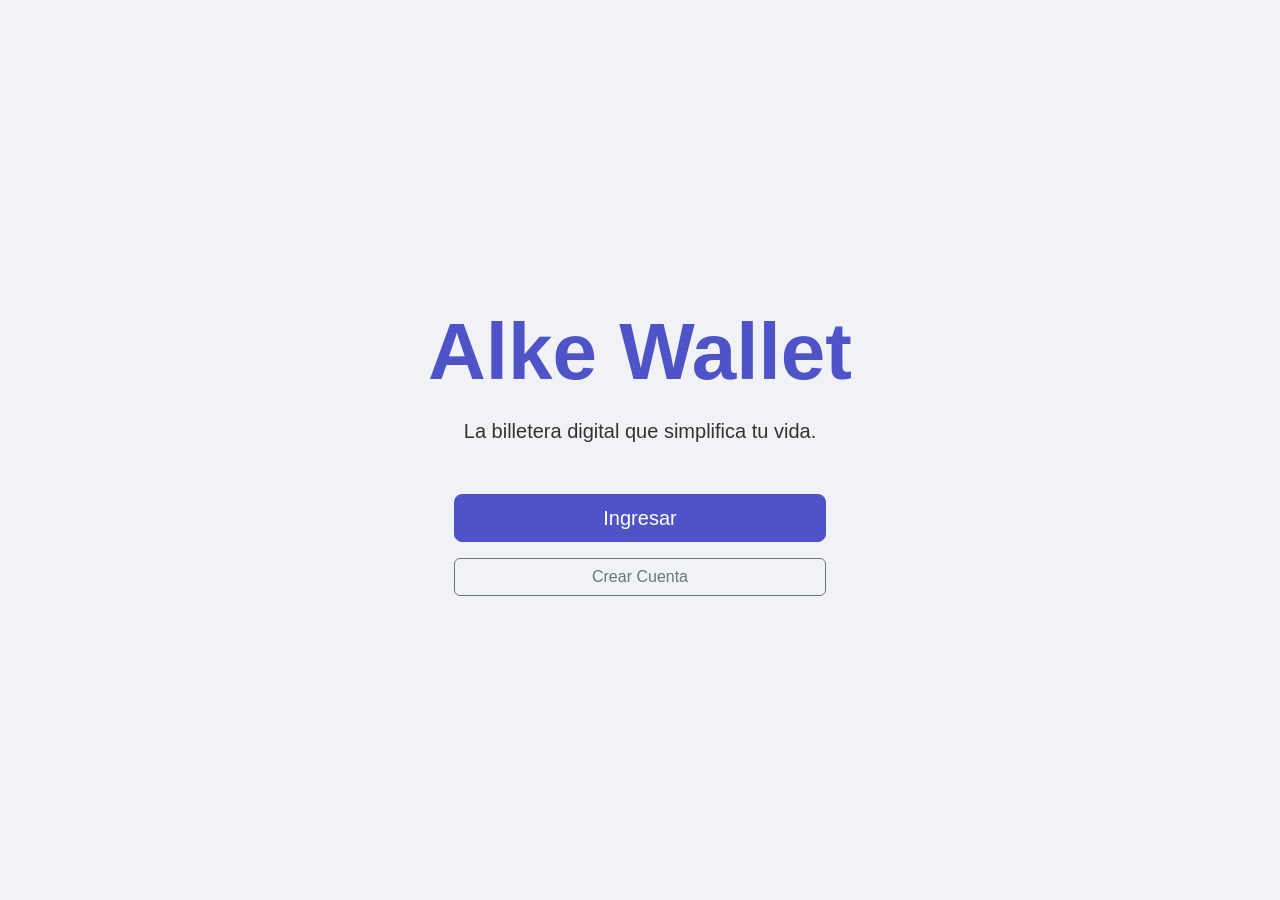
<file: index.html>
<!DOCTYPE html>
<html lang="es">

<head>
    <meta charset="UTF-8">
    <meta name="viewport" content="width=device-width, initial-scale=1.0">
    <title>Alke Wallet</title>
    <link href="https://cdn.jsdelivr.net/npm/bootstrap@5.3.0/dist/css/bootstrap.min.css" rel="stylesheet">
    <link rel="stylesheet" href="css/styles.css">
</head>

<body>
    <div class="container vh-100 d-flex flex-column justify-content-center align-items-center text-center">
        <h1 class="display-1 fw-bold text-primary mb-3">Alke Wallet</h1>
        <p class="lead mb-5">La billetera digital que simplifica tu vida.</p>
        <div class="d-grid gap-3 col-6 col-md-4">
            <a href="pages/login.html" class="btn btn-primary btn-lg">Ingresar</a>
            <a href="#" class="btn btn-outline-secondary">Crear Cuenta</a>
        </div>
    </div>

    <script src="https://cdn.jsdelivr.net/npm/bootstrap@5.3.0/dist/js/bootstrap.bundle.min.js"></script>
</body>

</html>
</file>
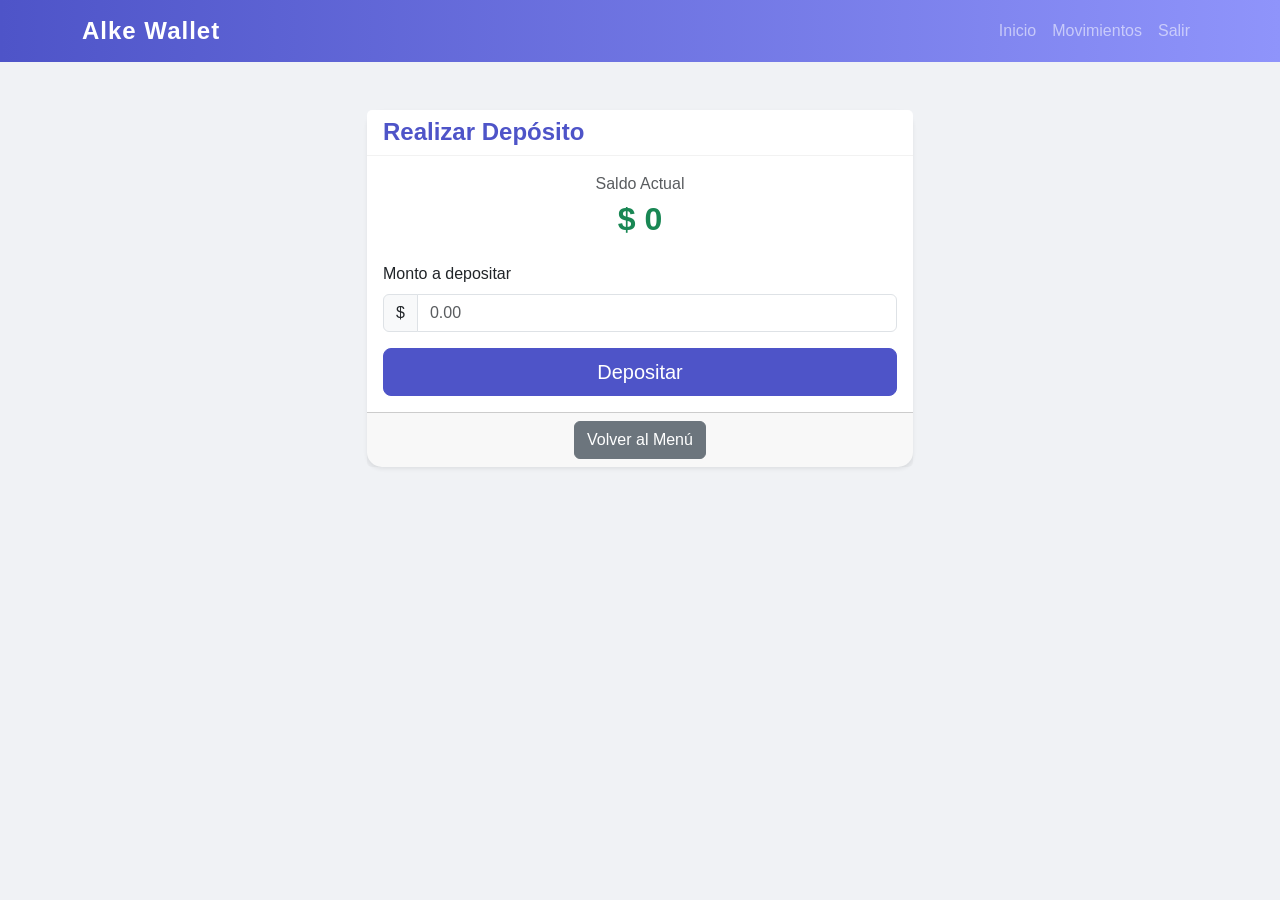
<file: pages/deposit.html>
<!DOCTYPE html>
<html lang="es">

<head>
    <meta charset="UTF-8">
    <meta name="viewport" content="width=device-width, initial-scale=1.0">
    <title>Alke Wallet - Depositar</title>
    <link href="https://cdn.jsdelivr.net/npm/bootstrap@5.3.0/dist/css/bootstrap.min.css" rel="stylesheet">
    <link rel="stylesheet" href="../css/styles.css">
</head>

<body>
    <nav class="navbar navbar-expand-lg navbar-dark bg-primary">
        <div class="container">
            <a class="navbar-brand fw-bold" href="menu.html">Alke Wallet</a>
            <button class="navbar-toggler" type="button" data-bs-toggle="collapse" data-bs-target="#navbarNav">
                <span class="navbar-toggler-icon"></span>
            </button>
            <div class="collapse navbar-collapse" id="navbarNav">
                <ul class="navbar-nav ms-auto">
                    <li class="nav-item"><a class="nav-link" href="menu.html">Inicio</a></li>
                    <li class="nav-item"><a class="nav-link" href="transactions.html">Movimientos</a></li>
                    <li class="nav-item"><a class="nav-link" href="login.html">Salir</a></li>
                </ul>
            </div>
        </div>
    </nav>

    <main class="container mt-5">
        <div class="row justify-content-center">
            <div class="col-md-6">
                <div class="card shadow-sm">
                    <div class="card-header bg-white">
                        <h4 class="mb-0 text-primary">Realizar Depósito</h4>
                    </div>
                    <div class="card-body">
                        <div class="mb-4 text-center">
                            <p class="text-muted mb-1">Saldo Actual</p>
                            <h2 class="fw-bold text-success">$ <span id="currentBalance">0</span></h2>
                        </div>
                        <form id="depositForm">
                            <div class="mb-3">
                                <label for="depositAmount" class="form-label">Monto a depositar</label>
                                <div class="input-group">
                                    <span class="input-group-text">$</span>
                                    <input type="number" class="form-control" id="depositAmount" placeholder="0.00"
                                        min="1">
                                </div>
                            </div>
                            <div class="d-grid">
                                <button type="submit" class="btn btn-primary btn-lg">Depositar</button>
                            </div>
                        </form>
                    </div>
                    <div class="card-footer text-center">
                        <a href="menu.html" class="btn btn-secondary text-white text-decoration-none">Volver al Menú</a>
                    </div>
                </div>
            </div>
        </div>
    </main>



    <script src="https://code.jquery.com/jquery-3.7.0.min.js"></script>
    <script src="https://cdn.jsdelivr.net/npm/bootstrap@5.3.0/dist/js/bootstrap.bundle.min.js"></script>
    <script src="../js/app.js"></script>
</body>

</html>
</file>
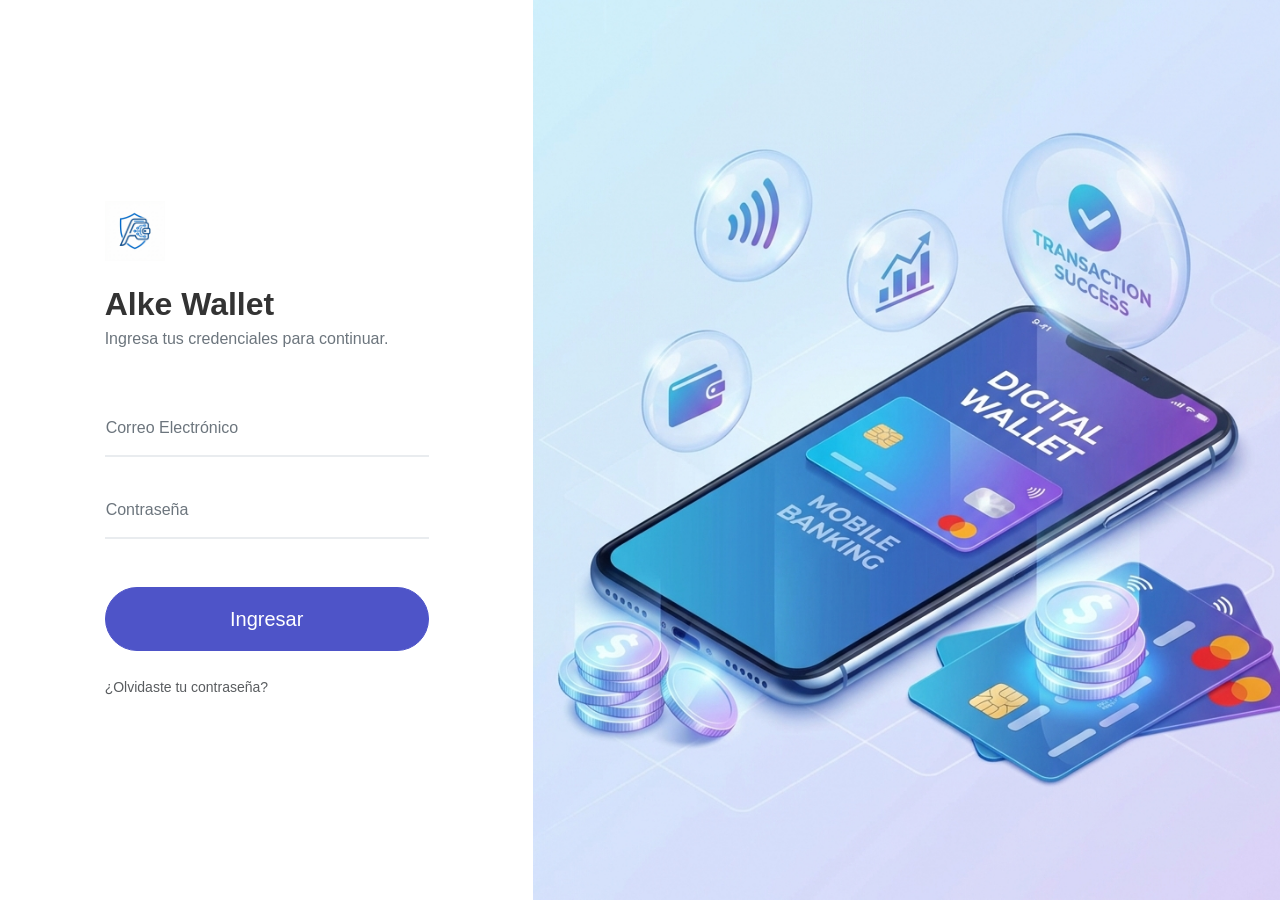
<file: pages/login.html>
<!DOCTYPE html>
<html lang="es">

<head>
    <meta charset="UTF-8">
    <meta name="viewport" content="width=device-width, initial-scale=1.0">
    <title>Alke Wallet - Iniciar Sesión</title>
    <link href="https://cdn.jsdelivr.net/npm/bootstrap@5.3.0/dist/css/bootstrap.min.css" rel="stylesheet">
    <link rel="stylesheet" href="../css/styles.css">
    <style>
        .login-image {
            object-fit: cover;
            height: 100vh;
            width: 100%;
        }
    </style>
</head>

<body class="bg-light overflow-hidden">

    <main class="container-fluid vh-100 p-0">
        <div class="row g-0 h-100">
            <div class="col-md-5 d-flex align-items-center justify-content-center bg-white">
                <div class="w-100 p-5" style="max-width: 420px;">
                    <div class="mb-5">
                        <img src="../img/logo.png" alt="Alke Wallet Logo" class="mb-4"
                            style="width: 60px; height: 60px; object-fit: contain;">
                        <h2 class="fw-bold mb-1">Alke Wallet</h2>
                        <p class="text-secondary">Ingresa tus credenciales para continuar.</p>
                    </div>

                    <form id="loginForm">
                        <div class="form-floating mb-4">
                            <input type="email" class="form-control form-control-minimal" id="email"
                                placeholder="nombre@ejemplo.com" required>
                            <label for="email">Correo Electrónico</label>
                        </div>
                        <div class="form-floating mb-5">
                            <input type="password" class="form-control form-control-minimal" id="password"
                                placeholder="********" required>
                            <label for="password">Contraseña</label>
                        </div>
                        <div class="d-grid gap-2">
                            <button type="submit"
                                class="btn btn-primary btn-lg rounded-pill py-3 shadow-none">Ingresar</button>
                        </div>
                    </form>

                    <div class="mt-4 text-start">
                        <a href="#" class="text-decoration-none small text-muted">¿Olvidaste tu contraseña?</a>
                    </div>
                </div>
            </div>

            <div class="col-md-7 d-none d-md-block">
                <img src="../img/hero.png" alt="Digital Banking" class="login-image">
            </div>
        </div>
    </main>


    <script src="https://cdn.jsdelivr.net/npm/bootstrap@5.3.0/dist/js/bootstrap.bundle.min.js"></script>
    <script src="../js/app.js"></script>
</body>

</html>
</file>
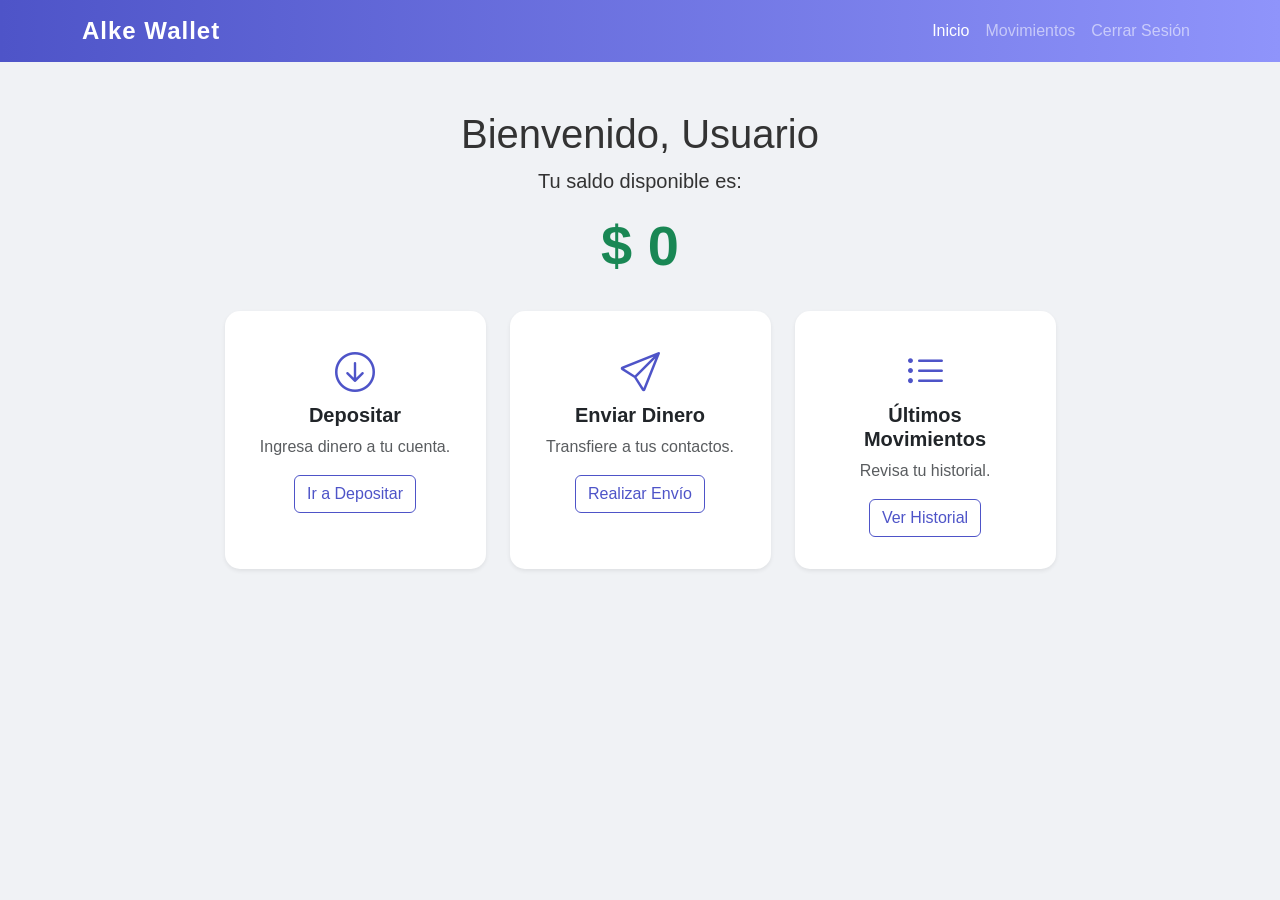
<file: pages/menu.html>
<!DOCTYPE html>
<html lang="es">

<head>
    <meta charset="UTF-8">
    <meta name="viewport" content="width=device-width, initial-scale=1.0">
    <title>Alke Wallet - Menú</title>
    <link href="https://cdn.jsdelivr.net/npm/bootstrap@5.3.0/dist/css/bootstrap.min.css" rel="stylesheet">
    <link rel="stylesheet" href="https://cdn.jsdelivr.net/npm/bootstrap-icons@1.10.5/font/bootstrap-icons.css">
    <link rel="stylesheet" href="../css/styles.css">
</head>

<body>

    <nav class="navbar navbar-expand-lg navbar-dark bg-primary">
        <div class="container">
            <a class="navbar-brand fw-bold" href="#">Alke Wallet</a>
            <button class="navbar-toggler" type="button" data-bs-toggle="collapse" data-bs-target="#navbarNav">
                <span class="navbar-toggler-icon"></span>
            </button>
            <div class="collapse navbar-collapse" id="navbarNav">
                <ul class="navbar-nav ms-auto">
                    <li class="nav-item">
                        <a class="nav-link active" href="menu.html">Inicio</a>
                    </li>
                    <li class="nav-item">
                        <a class="nav-link" href="transactions.html">Movimientos</a>
                    </li>
                    <li class="nav-item">
                        <a class="nav-link" href="login.html">Cerrar Sesión</a>
                    </li>
                </ul>
            </div>
        </div>
    </nav>

    <main class="container mt-5">
        <div class="row text-center">
            <div class="col-12 mb-4">
                <h2 class="display-6">Bienvenido, <span id="userName">Usuario</span></h2>
                <p class="lead">Tu saldo disponible es:</p>
                <h1 class="display-4 fw-bold text-success">$ <span id="userBalance">0</span></h1>
            </div>
        </div>

        <div class="row g-4 justify-content-center">
            <div class="col-md-4 col-lg-3">
                <div class="card h-100 shadow-sm text-center p-3 hover-effect">
                    <div class="card-body">
                        <i class="bi bi-arrow-down-circle fs-1 text-primary mb-3"></i>
                        <h5 class="card-title">Depositar</h5>
                        <p class="card-text text-muted">Ingresa dinero a tu cuenta.</p>
                        <a href="deposit.html" class="btn btn-outline-primary stretched-link">Ir a Depositar</a>
                    </div>
                </div>
            </div>
            <div class="col-md-4 col-lg-3">
                <div class="card h-100 shadow-sm text-center p-3 hover-effect">
                    <div class="card-body">
                        <i class="bi bi-send fs-1 text-primary mb-3"></i>
                        <h5 class="card-title">Enviar Dinero</h5>
                        <p class="card-text text-muted">Transfiere a tus contactos.</p>
                        <a href="sendmoney.html" class="btn btn-outline-primary stretched-link">Realizar Envío</a>
                    </div>
                </div>
            </div>
            <div class="col-md-4 col-lg-3">
                <div class="card h-100 shadow-sm text-center p-3 hover-effect">
                    <div class="card-body">
                        <i class="bi bi-list-ul fs-1 text-primary mb-3"></i>
                        <h5 class="card-title">Últimos Movimientos</h5>
                        <p class="card-text text-muted">Revisa tu historial.</p>
                        <a href="transactions.html" class="btn btn-outline-primary stretched-link">Ver Historial</a>
                    </div>
                </div>
            </div>
        </div>
    </main>

    <script src="https://cdn.jsdelivr.net/npm/bootstrap@5.3.0/dist/js/bootstrap.bundle.min.js"></script>
    <script src="../js/app.js"></script>
</body>

</html>
</file>
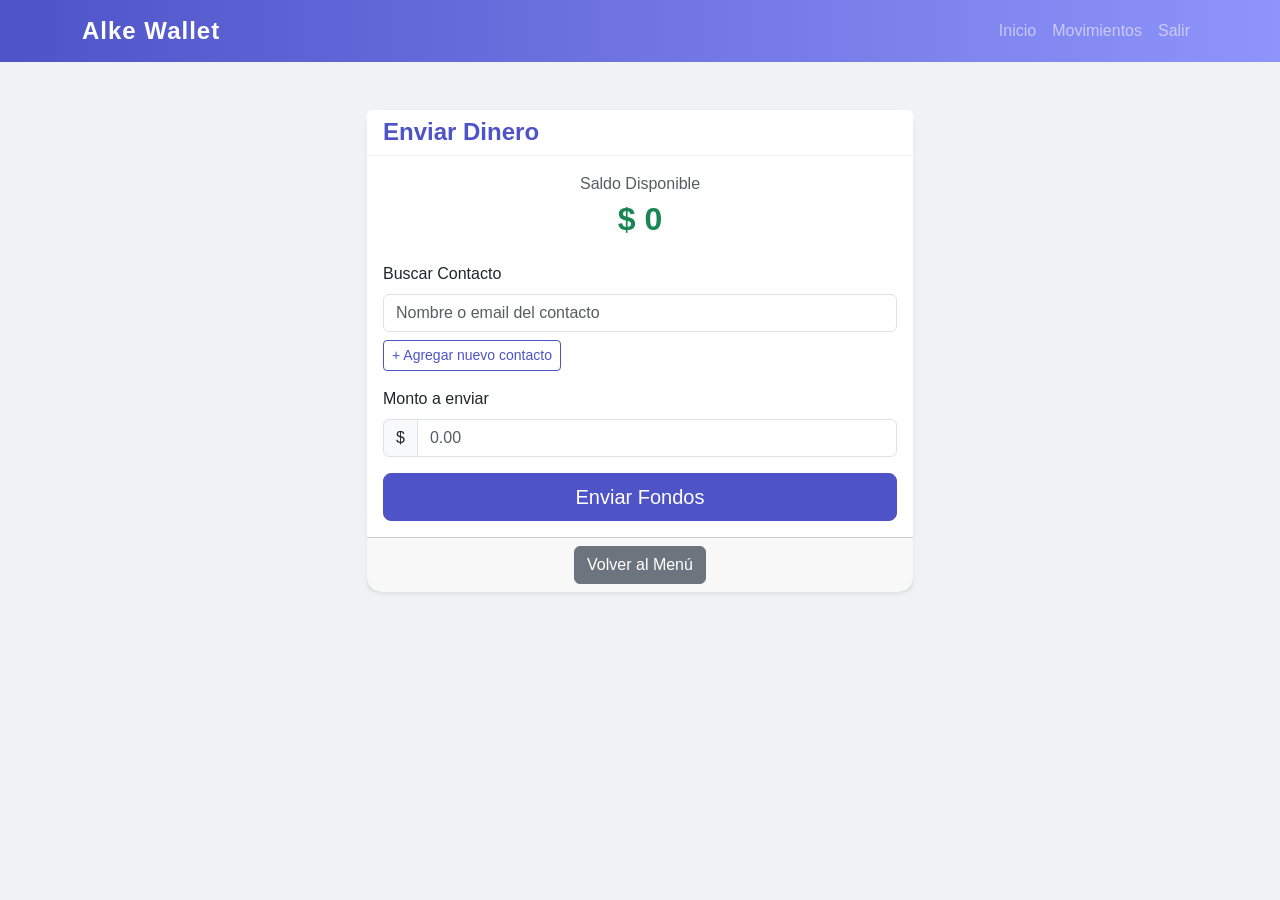
<file: pages/sendmoney.html>
<!DOCTYPE html>
<html lang="es">

<head>
    <meta charset="UTF-8">
    <meta name="viewport" content="width=device-width, initial-scale=1.0">
    <title>Alke Wallet - Enviar Dinero</title>
    <link href="https://cdn.jsdelivr.net/npm/bootstrap@5.3.0/dist/css/bootstrap.min.css" rel="stylesheet">
    <link rel="stylesheet" href="../css/styles.css">
</head>

<body>
    <nav class="navbar navbar-expand-lg navbar-dark bg-primary">
        <div class="container">
            <a class="navbar-brand fw-bold" href="menu.html">Alke Wallet</a>
            <div class="collapse navbar-collapse" id="navbarNav">
                <ul class="navbar-nav ms-auto">
                    <li class="nav-item"><a class="nav-link" href="menu.html">Inicio</a></li>
                    <li class="nav-item"><a class="nav-link" href="transactions.html">Movimientos</a></li>
                    <li class="nav-item"><a class="nav-link" href="login.html">Salir</a></li>
                </ul>
            </div>
        </div>
    </nav>

    <main class="container mt-5">
        <div class="row justify-content-center">
            <div class="col-md-6">
                <div class="card shadow-sm">
                    <div class="card-header bg-white">
                        <h4 class="mb-0 text-primary">Enviar Dinero</h4>
                    </div>
                    <div class="card-body">
                        <div class="mb-4 text-center">
                            <p class="text-muted mb-1">Saldo Disponible</p>
                            <h2 class="fw-bold text-success">$ <span id="currentBalance">0</span></h2>
                        </div>

                        <form id="sendMoneyForm">
                            <div class="mb-3">
                                <label for="contactSearch" class="form-label">Buscar Contacto</label>
                                <input type="text" class="form-control" id="contactSearch"
                                    placeholder="Nombre o email del contacto">
                                <div class="mt-2">
                                    <button type="button" class="btn btn-outline-primary btn-sm" id="btnAddContact">
                                        + Agregar nuevo contacto
                                    </button>
                                </div>
                                <div id="contactList" class="list-group mt-2 d-none">
                                </div>
                            </div>

                            <div class="mb-3">
                                <label for="sendAmount" class="form-label">Monto a enviar</label>
                                <div class="input-group">
                                    <span class="input-group-text">$</span>
                                    <input type="number" class="form-control" id="sendAmount" placeholder="0.00"
                                        min="1">
                                </div>
                            </div>

                            <div class="d-grid">
                                <button type="submit" class="btn btn-primary btn-lg">Enviar Fondos</button>
                            </div>
                        </form>
                    </div>
                    <div class="card-footer text-center">
                        <a href="menu.html" class="btn btn-secondary text-white text-decoration-none">Volver al Menú</a>
                    </div>
                </div>
            </div>
        </div>
    </main>



    <script src="https://code.jquery.com/jquery-3.7.0.min.js"></script>
    <script src="https://cdn.jsdelivr.net/npm/bootstrap@5.3.0/dist/js/bootstrap.bundle.min.js"></script>
    <script src="../js/app.js"></script>
</body>

</html>
</file>
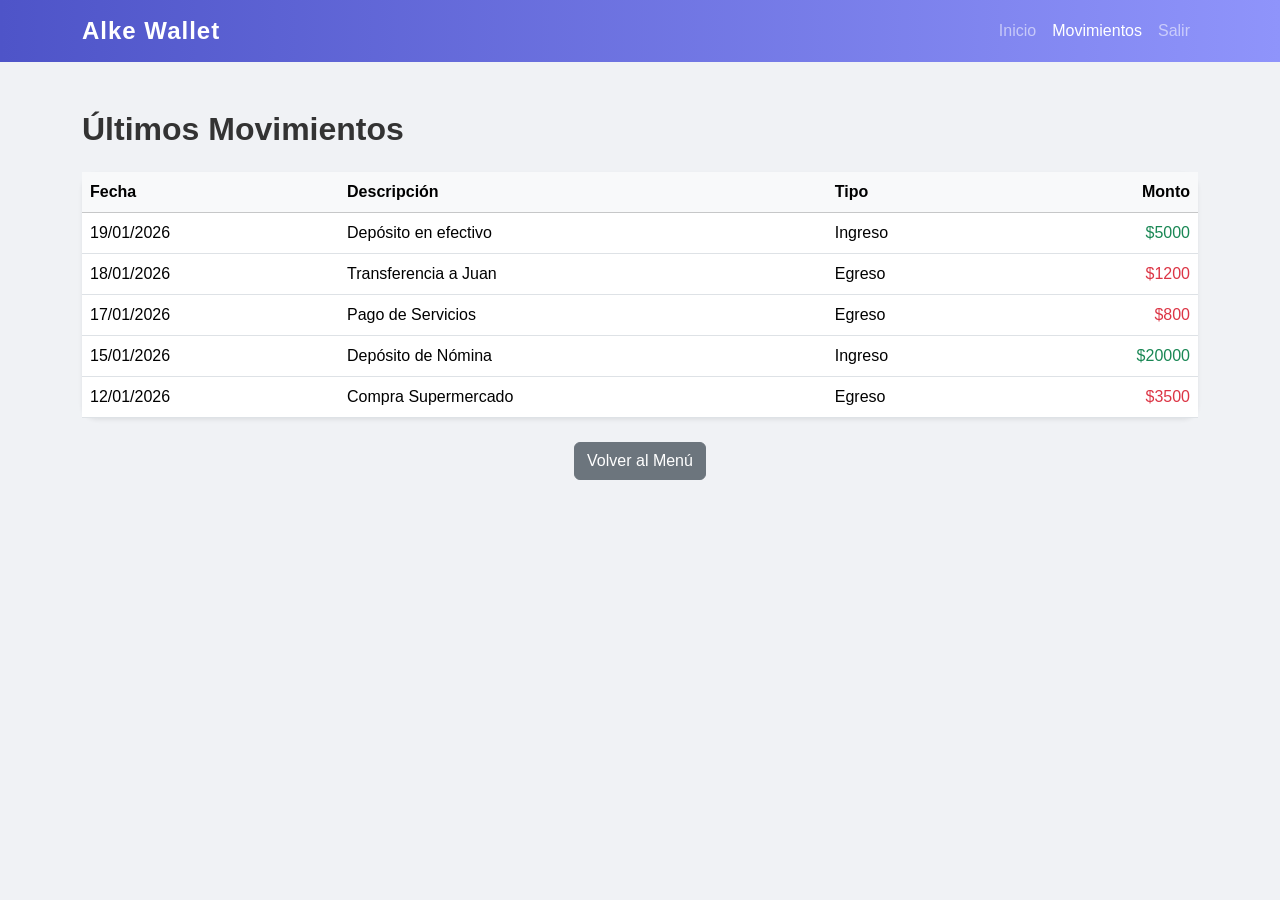
<file: pages/transactions.html>
<!DOCTYPE html>
<html lang="es">

<head>
    <meta charset="UTF-8">
    <meta name="viewport" content="width=device-width, initial-scale=1.0">
    <title>Alke Wallet - Movimientos</title>
    <link href="https://cdn.jsdelivr.net/npm/bootstrap@5.3.0/dist/css/bootstrap.min.css" rel="stylesheet">
    <link rel="stylesheet" href="../css/styles.css">
</head>

<body>
    <nav class="navbar navbar-expand-lg navbar-dark bg-primary">
        <div class="container">
            <a class="navbar-brand fw-bold" href="menu.html">Alke Wallet</a>
            <div class="collapse navbar-collapse" id="navbarNav">
                <ul class="navbar-nav ms-auto">
                    <li class="nav-item"><a class="nav-link" href="menu.html">Inicio</a></li>
                    <li class="nav-item"><a class="nav-link active" href="transactions.html">Movimientos</a></li>
                    <li class="nav-item"><a class="nav-link" href="login.html">Salir</a></li>
                </ul>
            </div>
        </div>
    </nav>

    <main class="container mt-5">
        <h2 class="mb-4">Últimos Movimientos</h2>

        <div class="card shadow-sm">
            <div class="card-body p-0">
                <div class="table-responsive">
                    <table class="table table-hover mb-0" id="transactionsTable">
                        <thead class="table-light">
                            <tr>
                                <th scope="col">Fecha</th>
                                <th scope="col">Descripción</th>
                                <th scope="col">Tipo</th>
                                <th scope="col" class="text-end">Monto</th>
                            </tr>
                        </thead>
                        <tbody id="transactionsTableBody">
                        </tbody>
                    </table>
                </div>
            </div>
        </div>

        <div class="mt-4 text-center">
            <a href="menu.html" class="btn btn-secondary">Volver al Menú</a>
        </div>
    </main>

    <script src="https://code.jquery.com/jquery-3.7.0.min.js"></script>
    <script src="https://cdn.jsdelivr.net/npm/bootstrap@5.3.0/dist/js/bootstrap.bundle.min.js"></script>
    <script src="../js/app.js"></script>
</body>

</html>
</file>
<file: css/styles.css>
:root {
    --primary-color: #4e54c8;
    --secondary-color: #8f94fb;
    --accent-color: #00d2ff;
    --bg-color: #f0f2f5;
    --text-color: #333;
    --card-bg: #ffffff;
}

body {
    background-color: var(--bg-color);
    color: var(--text-color);
    font-family: 'Poppins', sans-serif;
}

h1,
h2,
h3,
h4,
h5,
h6 {
    font-weight: 600;
}

.navbar {
    background: linear-gradient(to right, var(--primary-color), var(--secondary-color)) !important;
}

.navbar-brand {
    font-size: 1.5rem;
    letter-spacing: 1px;
}

body.bg-light {
    background: linear-gradient(135deg, var(--primary-color), var(--secondary-color));
    min-height: 100vh;
}

.card {
    border: none;
    border-radius: 15px;
    box-shadow: 0 4px 6px rgba(0, 0, 0, 0.1);
    transition: transform 0.2s ease, box-shadow 0.2s ease;
}

.hover-effect:hover {
    transform: translateY(-5px);
    box-shadow: 0 10px 20px rgba(0, 0, 0, 0.15);
    cursor: pointer;
}

.card-header {
    background-color: transparent;
    border-bottom: 1px solid rgba(0, 0, 0, 0.05);
}

.btn-primary {
    background-color: var(--primary-color);
    border-color: var(--primary-color);
}

.btn-primary:hover {
    background-color: #3a3f99;
    border-color: #3a3f99;
}

.btn-outline-primary {
    color: var(--primary-color);
    border-color: var(--primary-color);
}

.btn-outline-primary:hover {
    background-color: var(--primary-color);
    color: white;
}

.text-primary {
    color: var(--primary-color) !important;
}

.fw-bold {
    font-weight: 700 !important;
}

@media (max-width: 768px) {
    .navbar-brand {
        font-size: 1.25rem;
    }

    .display-4 {
        font-size: 2.5rem;
    }
}

.form-control-minimal {
    border: none;
    border-bottom: 2px solid #e9ecef;
    border-radius: 0;
    padding-left: 0;
    padding-right: 0;
    background-color: transparent !important;
}

.form-control-minimal:focus {
    box-shadow: none;
    border-bottom-color: var(--primary-color);
}

.form-floating>.form-control-minimal:focus~label,
.form-floating>.form-control-minimal:not(:placeholder-shown)~label {
    transform: scale(0.85) translateY(-0.5rem) translateX(0);
    opacity: 0.65;
}

.form-floating>.form-control-minimal~label {
    padding-left: 0;
    color: #6c757d;
}
</file>
